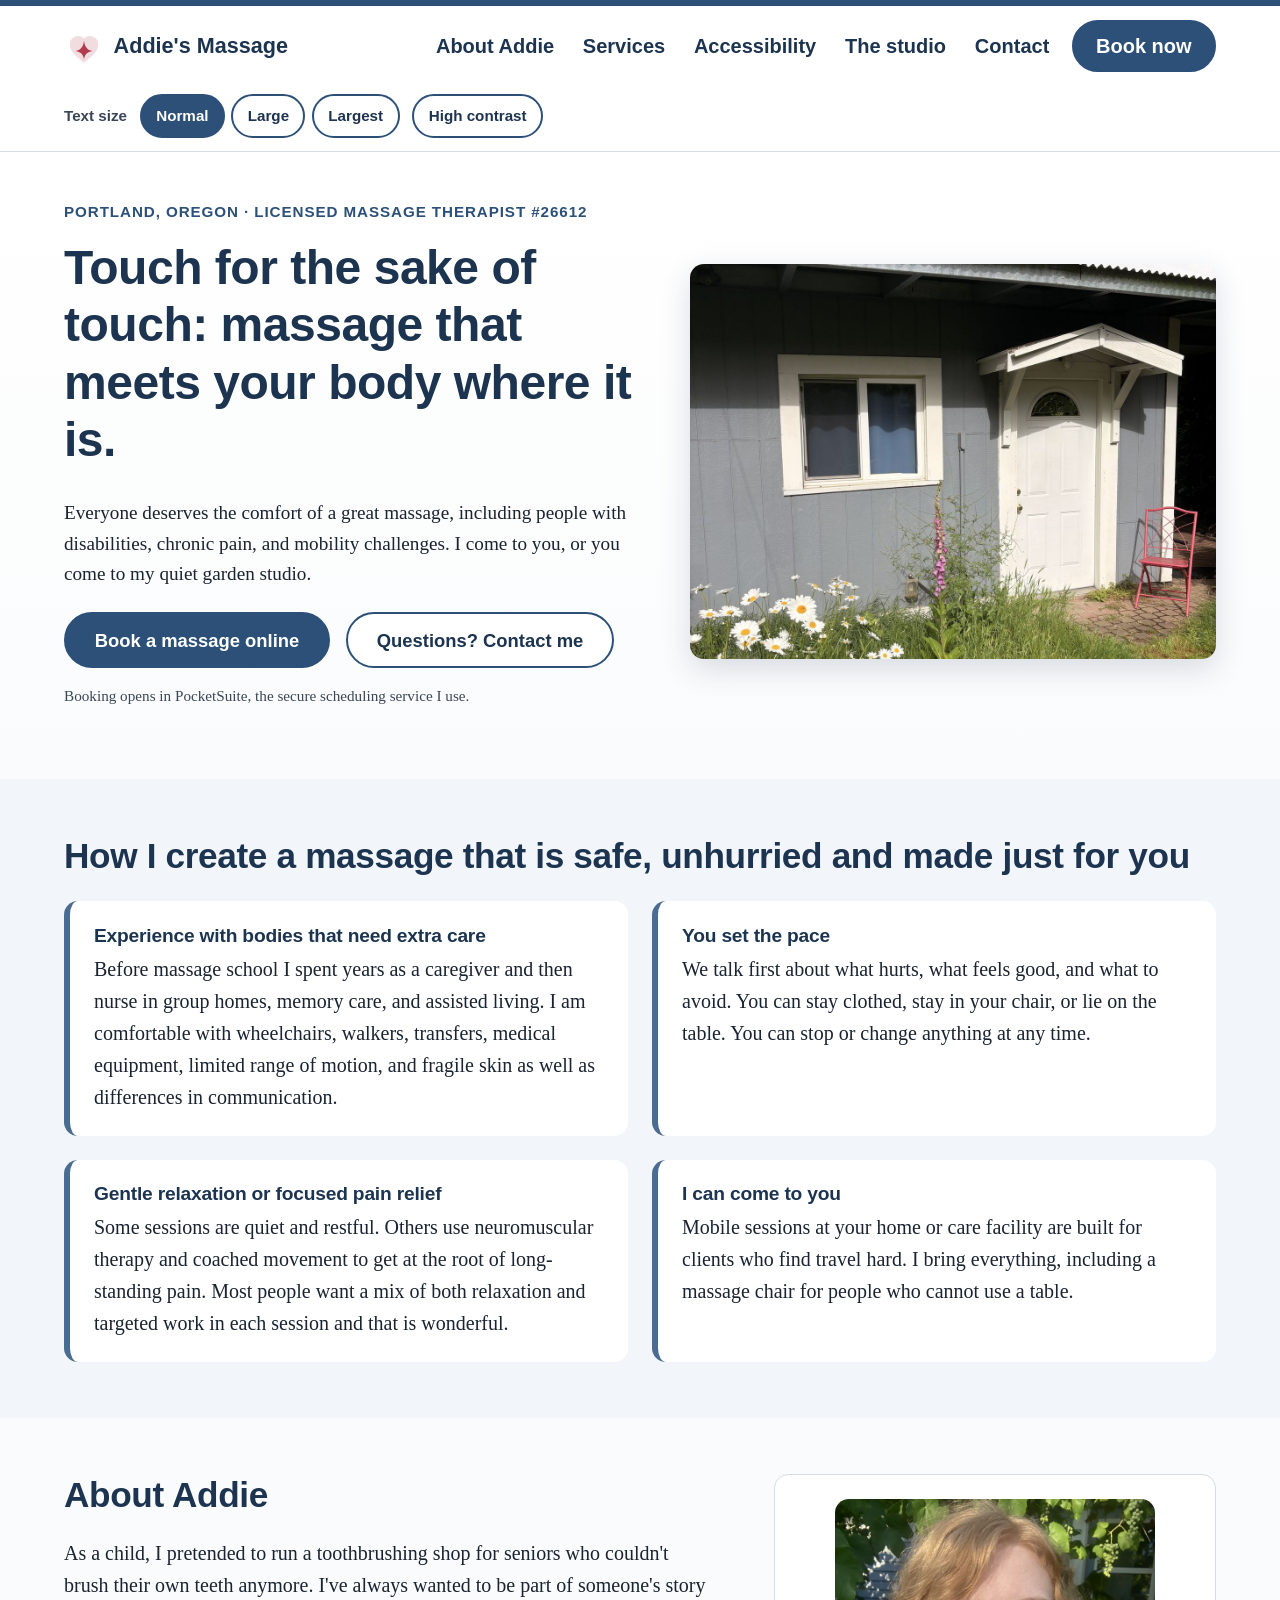
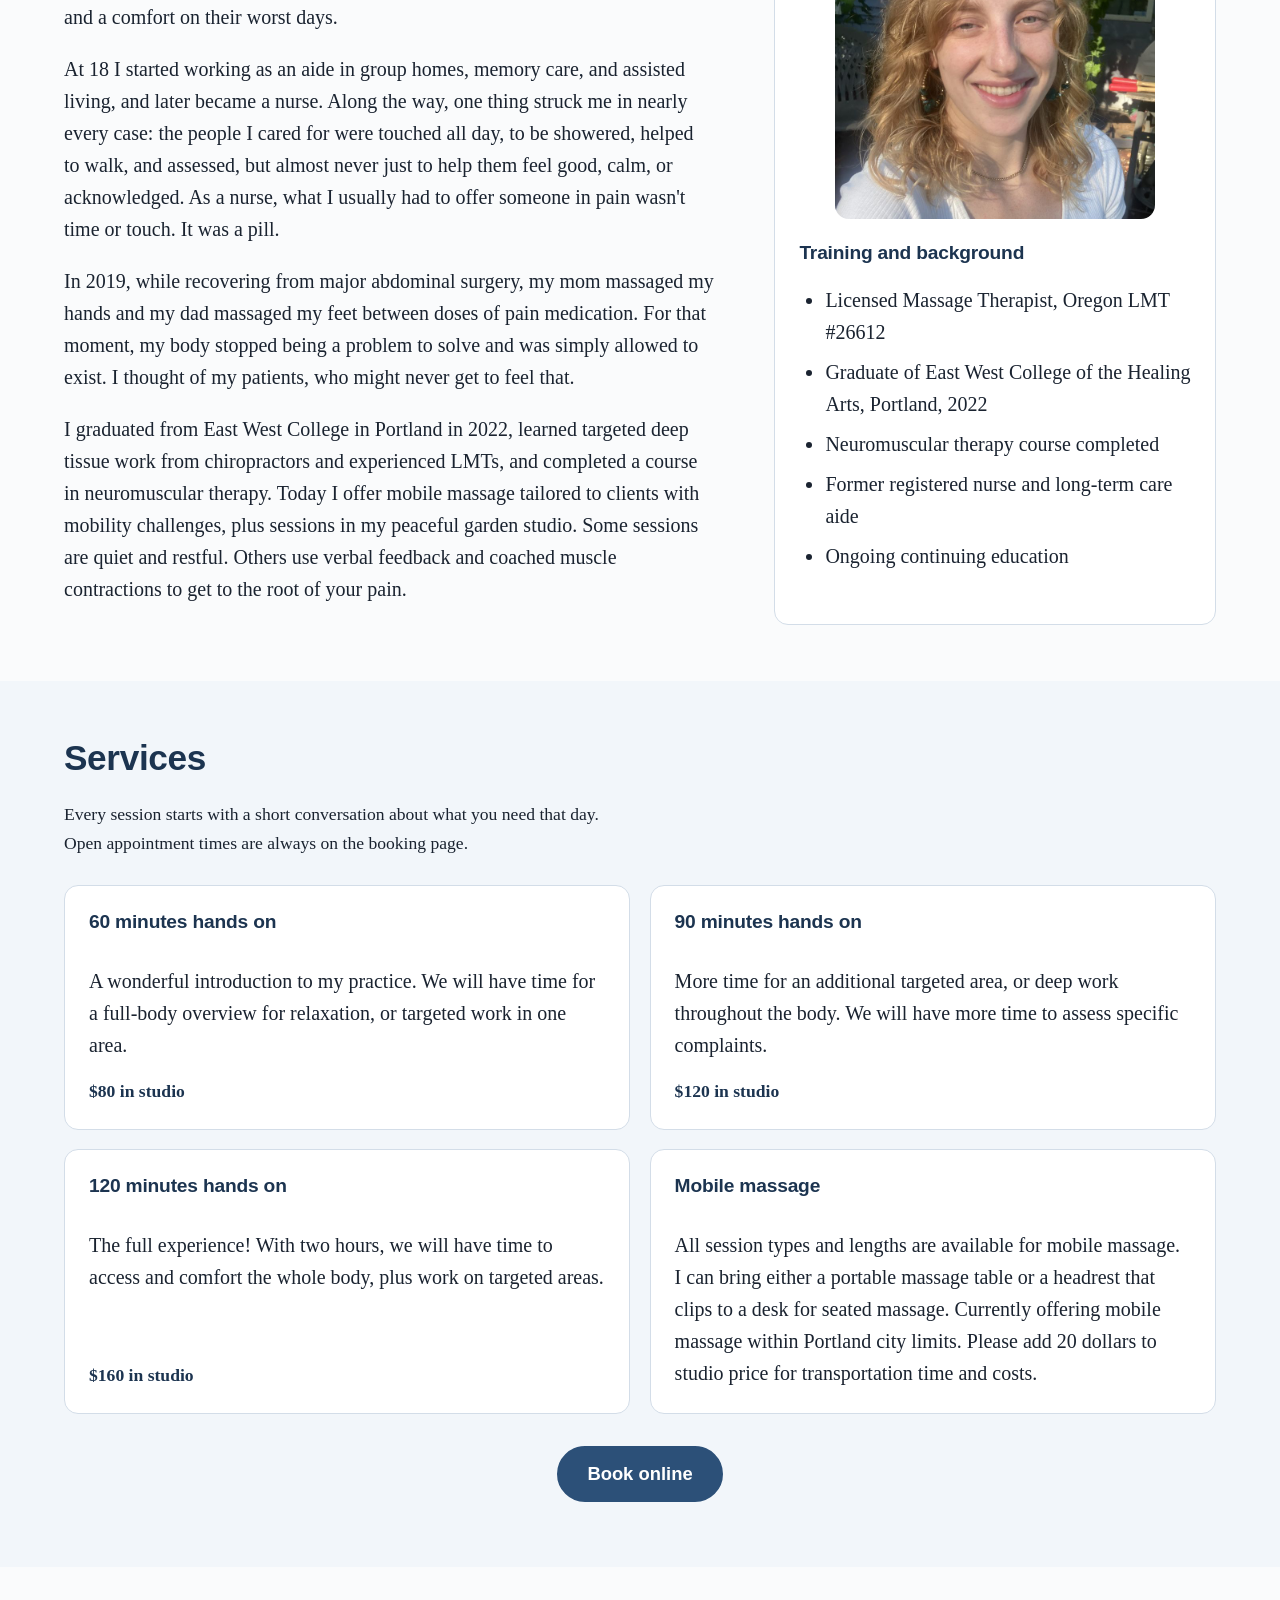
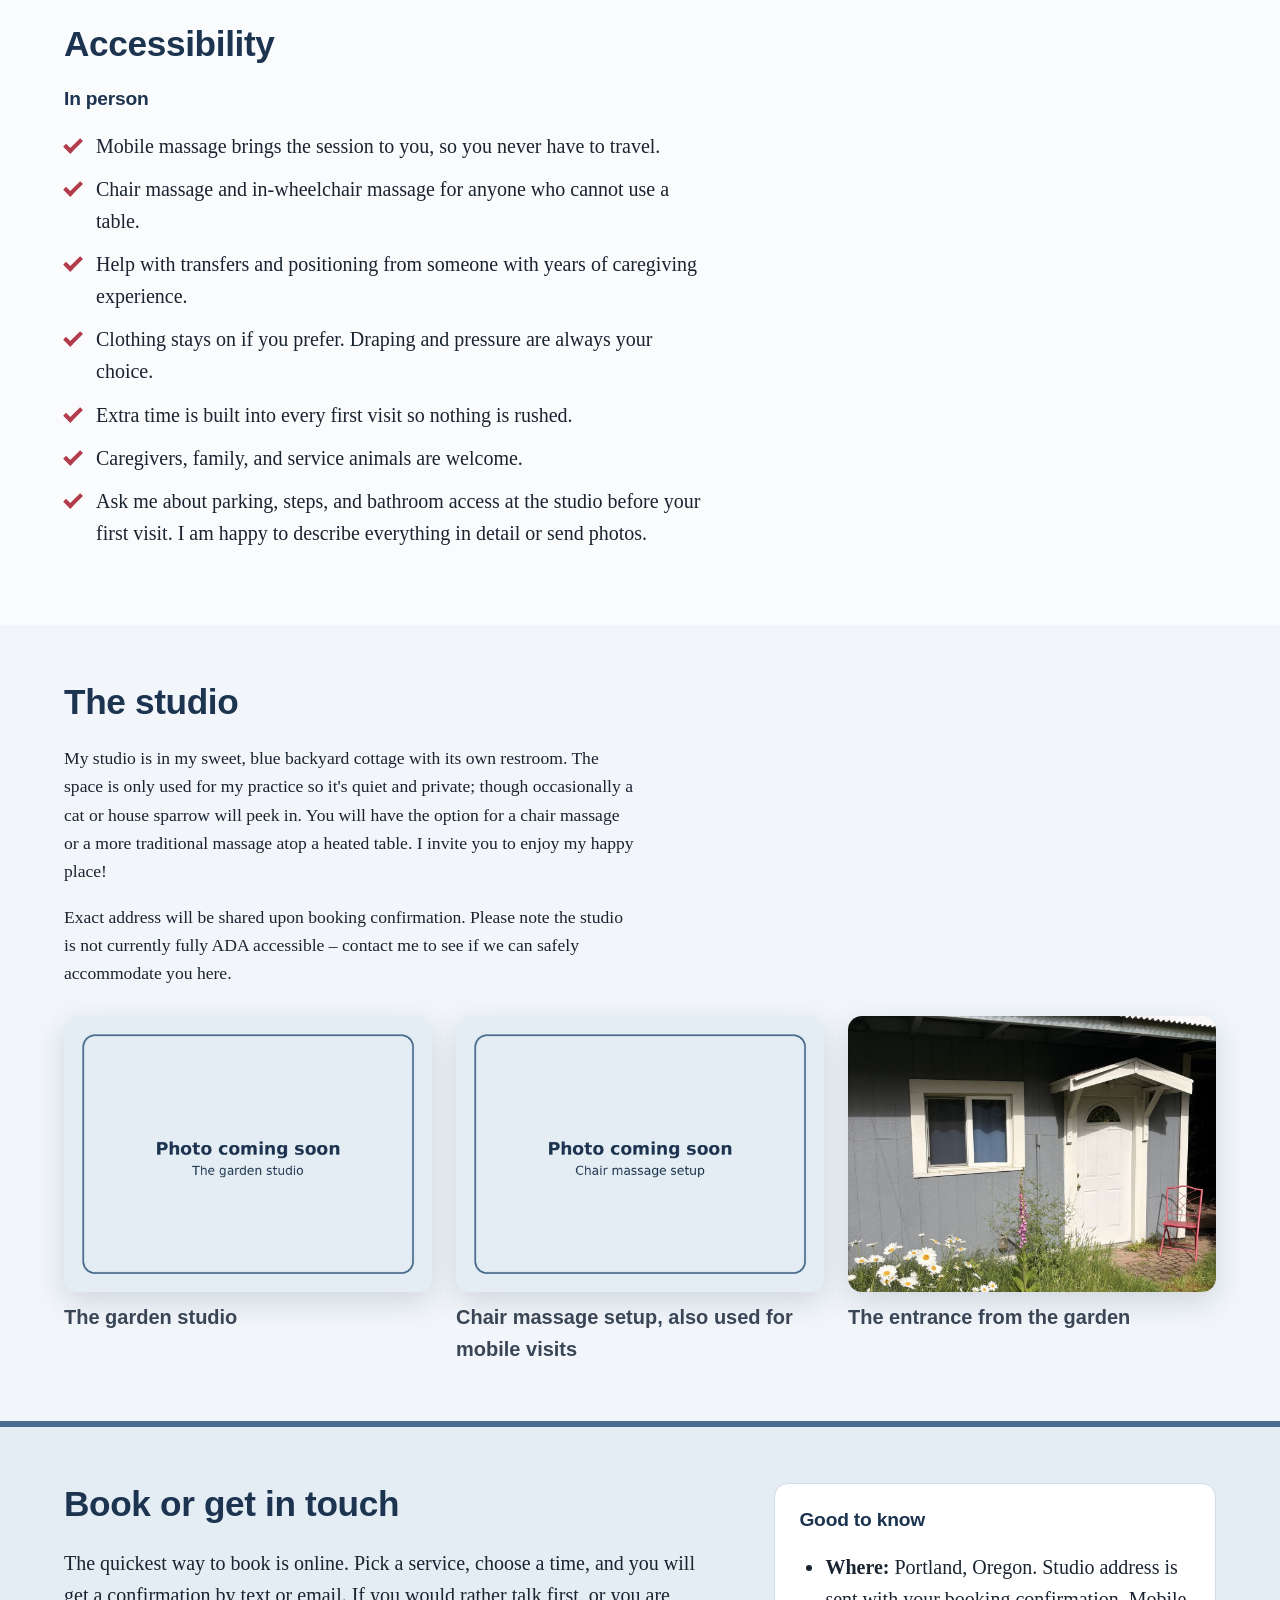
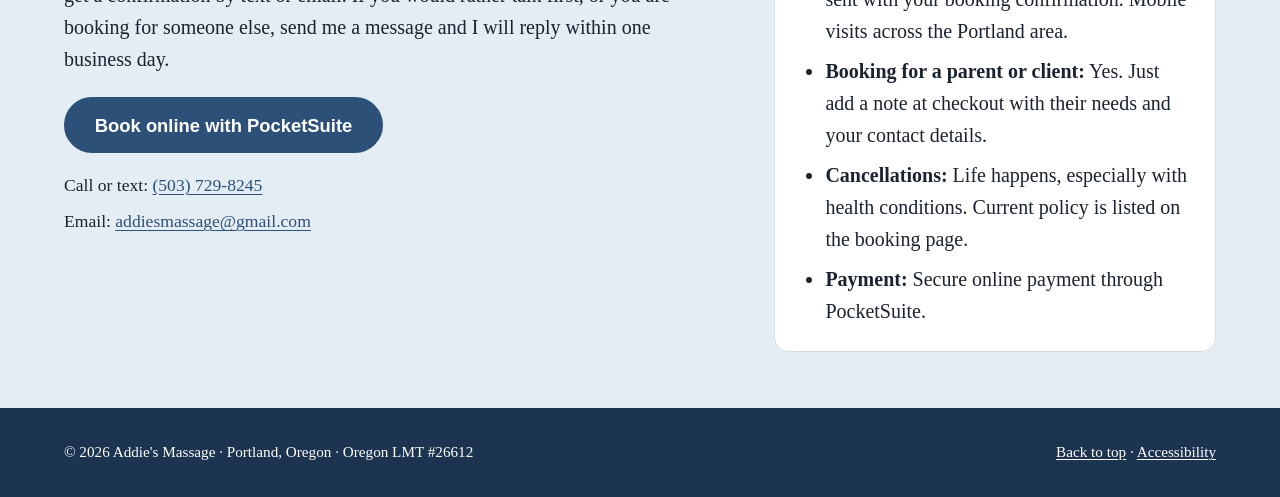
<file: index.html>
<!DOCTYPE html>
<html lang="en">
<head>
  <meta charset="utf-8">
  <meta name="viewport" content="width=device-width, initial-scale=1">
  <title>Addie's Massage | Gentle, skilled massage in Portland for every body</title>
  <meta name="description" content="Licensed massage therapist offering relaxation and pain-relief massage in a quiet Portland garden studio, plus mobile massage for clients with mobility challenges. Online booking through PocketSuite.">
  <meta name="theme-color" content="#2c5078">
  <link rel="icon" href="favicon.svg" type="image/svg+xml">
  <link rel="canonical" href="https://www.addiesmassage.com/">
  <meta property="og:title" content="Addie's Massage">
  <meta property="og:description" content="Touch for the sake of touch: massage that meets your body where it is. Portland, Oregon.">
  <meta property="og:type" content="website">
  <meta property="og:url" content="https://www.addiesmassage.com/">
  <meta property="og:image" content="https://www.addiesmassage.com/images/front.jpg">
  <link rel="stylesheet" href="styles.css">
  <script>
    /* Apply saved text-size and contrast settings before first paint so the page does not flash. */
    (function () {
      try {
        var size = localStorage.getItem('am-text-size');
        var contrast = localStorage.getItem('am-contrast');
        if (size === 'large' || size === 'xlarge') document.documentElement.classList.add('text-' + size);
        if (contrast === 'high') document.documentElement.classList.add('high-contrast');
      } catch (e) {}
    })();
  </script>
  <script type="application/ld+json">
  {
    "@context": "https://schema.org",
    "@type": "HealthAndBeautyBusiness",
    "name": "Addie's Massage",
    "identifier": "Oregon LMT #26612",
    "telephone": "+1-503-729-8245",
    "email": "addiesmassage@gmail.com",
    "description": "Relaxation and pain-relief massage in a quiet Portland garden studio, plus mobile massage for clients with mobility challenges.",
    "url": "https://www.addiesmassage.com/",
    "areaServed": "Portland, Oregon",
    "address": { "@type": "PostalAddress", "addressLocality": "Portland", "addressRegion": "OR", "addressCountry": "US" }
  }
  </script>
</head>
<body>
  <a class="skip-link" href="#main">Skip to main content</a>

  <header class="site-header">
    <div class="wrap header-row">
      <a class="brand" href="#top" aria-label="Addie's Massage, home">
        <svg class="brand-mark" aria-hidden="true" focusable="false" viewBox="0 0 48 48" width="40" height="40"><path d="M24 44c-9-7-17-13-17-22a10 10 0 0 1 17-7 10 10 0 0 1 17 7c0 9-8 15-17 22z" fill="currentColor" opacity=".18"/><path d="M14 30c6-1 9-5 10-12 1 7 4 11 10 12-6 1-9 4-10 10-1-6-4-9-10-10z" fill="currentColor"/></svg>
        <span>Addie's Massage</span>
      </a>
      <nav class="site-nav" aria-label="Main">
        <ul>
          <li><a href="#about">About Addie</a></li>
          <li><a href="#services">Services</a></li>
          <li><a href="#accessibility">Accessibility</a></li>
          <li><a href="#studio">The studio</a></li>
          <li><a href="#contact">Contact</a></li>
          <li><a class="button button-primary nav-book" href="https://pocketsuite.io/book/addies-massage">Book now</a></li>
        </ul>
      </nav>
    </div>
    <div class="wrap display-tools" role="group" aria-label="Display settings">
      <span class="tools-label" id="text-size-label">Text size</span>
      <div class="tool-buttons" role="group" aria-labelledby="text-size-label">
        <button type="button" class="tool-btn" data-text-size="normal" aria-pressed="true">Normal</button>
        <button type="button" class="tool-btn" data-text-size="large" aria-pressed="false">Large</button>
        <button type="button" class="tool-btn" data-text-size="xlarge" aria-pressed="false">Largest</button>
      </div>
      <button type="button" class="tool-btn" id="contrast-toggle" aria-pressed="false">High contrast</button>
      <noscript><span class="tools-note">Use your browser's zoom (Ctrl or Cmd and +) to make the text bigger.</span></noscript>
    </div>
  </header>

  <main id="main" tabindex="-1">
    <section class="hero" id="top" aria-labelledby="hero-heading">
      <div class="wrap hero-grid">
        <div class="hero-text">
          <p class="eyebrow">Portland, Oregon · Licensed massage therapist #26612</p>
          <h1 id="hero-heading">Touch for the sake of touch: massage that meets your body where it is.</h1>
          <p class="lead">Everyone deserves the comfort of a great massage, including people with disabilities, chronic pain, and mobility challenges. I come to you, or you come to my quiet garden studio.</p>
          <div class="cta-row">
            <a class="button button-primary button-large" href="https://pocketsuite.io/book/addies-massage">Book a massage online</a>
            <a class="button button-secondary button-large" href="#contact">Questions? Contact me</a>
          </div>
          <p class="hero-note">Booking opens in PocketSuite, the secure scheduling service I use.</p>
        </div>
        <figure class="hero-figure">
          <img src="images/front.jpg" width="1200" height="900" alt="The entrance to Addie's garden studio: a white door under a small peaked awning on slate-blue siding, with daisies and a red chair outside." fetchpriority="high">
        </figure>
      </div>
    </section>

    <section class="band band-soft" id="why" aria-labelledby="why-heading">
      <div class="wrap">
        <h2 id="why-heading">How I create a massage that is safe, unhurried and made just for you</h2>
        <ul class="feature-list">
          <li>
            <h3>Experience with bodies that need extra care</h3>
            <p>Before massage school I spent years as a caregiver and then nurse in group homes, memory care, and assisted living. I am comfortable with wheelchairs, walkers, transfers, medical equipment, limited range of motion, and fragile skin as well as differences in communication.</p>
          </li>
          <li>
            <h3>You set the pace</h3>
            <p>We talk first about what hurts, what feels good, and what to avoid. You can stay clothed, stay in your chair, or lie on the table. You can stop or change anything at any time.</p>
          </li>
          <li>
            <h3>Gentle relaxation or focused pain relief</h3>
            <p>Some sessions are quiet and restful. Others use neuromuscular therapy and coached movement to get at the root of long-standing pain. Most people want a mix of both relaxation and targeted work in each session and that is wonderful.</p>
          </li>
          <li>
            <h3>I can come to you</h3>
            <p>Mobile sessions at your home or care facility are built for clients who find travel hard. I bring everything, including a massage chair for people who cannot use a table.</p>
          </li>
        </ul>
      </div>
    </section>

    <section class="band" id="about" aria-labelledby="about-heading">
      <div class="wrap two-col">
        <div>
          <h2 id="about-heading">About Addie</h2>
          <p>As a child, I pretended to run a toothbrushing shop for seniors who couldn't brush their own teeth anymore. I've always wanted to be part of someone's story and a comfort on their worst days.</p>
          <p>At 18 I started working as an aide in group homes, memory care, and assisted living, and later became a nurse. Along the way, one thing struck me in nearly every case: the people I cared for were touched all day, to be showered, helped to walk, and assessed, but almost never just to help them feel good, calm, or acknowledged. As a nurse, what I usually had to offer someone in pain wasn't time or touch. It was a pill.</p>
          <p>In 2019, while recovering from major abdominal surgery, my mom massaged my hands and my dad massaged my feet between doses of pain medication. For that moment, my body stopped being a problem to solve and was simply allowed to exist. I thought of my patients, who might never get to feel that.</p>
          <p>I graduated from East West College in Portland in 2022, learned targeted deep tissue work from chiropractors and experienced LMTs, and completed a course in neuromuscular therapy. Today I offer mobile massage tailored to clients with mobility challenges, plus sessions in my peaceful garden studio. Some sessions are quiet and restful. Others use verbal feedback and coached muscle contractions to get to the root of your pain.</p>
        </div>
        <aside class="card credentials" aria-labelledby="cred-heading">
          <img class="headshot" src="images/addie.jpg" width="800" height="800" alt="Addie, smiling outdoors in a white top, with wavy strawberry-blonde hair and green grape leaves behind her." loading="lazy">
          <h3 id="cred-heading">Training and background</h3>
          <ul>
            <li>Licensed Massage Therapist, Oregon LMT #26612</li>
            <li>Graduate of East West College of the Healing Arts, Portland, 2022</li>
            <li>Neuromuscular therapy course completed</li>
            <li>Former registered nurse and long-term care aide</li>
            <li>Ongoing continuing education</li>
          </ul>
        </aside>
      </div>
    </section>

    <section class="band band-soft" id="services" aria-labelledby="services-heading">
      <div class="wrap">
        <h2 id="services-heading">Services</h2>
        <p class="section-intro">Every session starts with a short conversation about what you need that day. Open appointment times are always on the booking page.</p>
        <div class="card-grid card-grid-four">
          <article class="card service-card">
            <h3>60 minutes hands on</h3>
            <p>A wonderful introduction to my practice. We will have time for a full-body overview for relaxation, or targeted work in one area.</p>
            <p class="price"><strong>$80 in studio</strong></p>
          </article>
          <article class="card service-card">
            <h3>90 minutes hands on</h3>
            <p>More time for an additional targeted area, or deep work throughout the body. We will have more time to assess specific complaints.</p>
            <p class="price"><strong>$120 in studio</strong></p>
          </article>
          <article class="card service-card">
            <h3>120 minutes hands on</h3>
            <p>The full experience! With two hours, we will have time to access and comfort the whole body, plus work on targeted areas.</p>
            <p class="price"><strong>$160 in studio</strong></p>
          </article>
          <article class="card service-card">
            <h3>Mobile massage</h3>
            <p>All session types and lengths are available for mobile massage. I can bring either a portable massage table or a headrest that clips to a desk for seated massage. Currently offering mobile massage within Portland city limits. Please add 20 dollars to studio price for transportation time and costs.</p>
          </article>
        </div>
        <div class="cta-row center">
          <a class="button button-primary button-large" href="https://pocketsuite.io/book/addies-massage">Book online</a>
        </div>
      </div>
    </section>

    <section class="band" id="accessibility" aria-labelledby="access-heading">
      <div class="wrap">
        <h2 id="access-heading">Accessibility</h2>
        <h3>In person</h3>
        <ul class="check-list">
          <li>Mobile massage brings the session to you, so you never have to travel.</li>
          <li>Chair massage and in-wheelchair massage for anyone who cannot use a table.</li>
          <li>Help with transfers and positioning from someone with years of caregiving experience.</li>
          <li>Clothing stays on if you prefer. Draping and pressure are always your choice.</li>
          <li>Extra time is built into every first visit so nothing is rushed.</li>
          <li>Caregivers, family, and service animals are welcome.</li>
          <li>Ask me about parking, steps, and bathroom access at the studio before your first visit. I am happy to describe everything in detail or send photos.</li>
        </ul>
      </div>
    </section>

    <section class="band band-soft" id="studio" aria-labelledby="studio-heading">
      <div class="wrap">
        <h2 id="studio-heading">The studio</h2>
        <div class="section-intro">
          <p>My studio is in my sweet, blue backyard cottage with its own restroom. The space is only used for my practice so it's quiet and private; though occasionally a cat or house sparrow will peek in. You will have the option for a chair massage or a more traditional massage atop a heated table. I invite you to enjoy my happy place!</p>
          <p>Exact address will be shared upon booking confirmation. Please note the studio is not currently fully ADA accessible &ndash; contact me to see if we can safely accommodate you here.</p>
        </div>
        <div class="photo-grid">
          <figure>
            <img src="images/studio.jpg" width="1200" height="900" alt="Inside the garden studio: a heated massage table with soft linens, warm lighting, and plants by the window." loading="lazy">
            <figcaption>The garden studio</figcaption>
          </figure>
          <figure>
            <img src="images/chair.jpg" width="1200" height="900" alt="A padded massage chair set up for a seated, fully clothed session, with a blanket folded on the seat." loading="lazy">
            <figcaption>Chair massage setup, also used for mobile visits</figcaption>
          </figure>
          <figure>
            <img src="images/front.jpg" width="1200" height="900" alt="The studio entrance: a white door under a small peaked awning on a gray garden studio, with daisies, a pink foxglove, and a red chair on the brick path." loading="lazy">
            <figcaption>The entrance from the garden</figcaption>
          </figure>
        </div>
      </div>
    </section>

    <section class="band band-contact" id="contact" aria-labelledby="contact-heading">
      <div class="wrap two-col">
        <div>
          <h2 id="contact-heading">Book or get in touch</h2>
          <p>The quickest way to book is online. Pick a service, choose a time, and you will get a confirmation by text or email. If you would rather talk first, or you are booking for someone else, send me a message and I will reply within one business day.</p>
          <div class="cta-row">
            <a class="button button-primary button-large" href="https://pocketsuite.io/book/addies-massage">Book online with PocketSuite</a>
          </div>
          <ul class="contact-list">
            <li>Call or text: <a href="tel:+15037298245">(503) 729-8245</a></li>
            <li>Email: <a href="mailto:addiesmassage@gmail.com">addiesmassage@gmail.com</a></li>
          </ul>
        </div>
        <div class="card">
          <h3>Good to know</h3>
          <ul>
            <li><strong>Where:</strong> Portland, Oregon. Studio address is sent with your booking confirmation. Mobile visits across the Portland area.</li>
            <li><strong>Booking for a parent or client:</strong> Yes. Just add a note at checkout with their needs and your contact details.</li>
            <li><strong>Cancellations:</strong> Life happens, especially with health conditions. Current policy is listed on the booking page.</li>
            <li><strong>Payment:</strong> Secure online payment through PocketSuite.</li>
          </ul>
        </div>
      </div>
    </section>
  </main>

  <footer class="site-footer">
    <div class="wrap footer-row">
      <p>&copy; <span id="year">2026</span> Addie's Massage · Portland, Oregon · Oregon LMT #26612</p>
      <p><a href="#top">Back to top</a> · <a href="#accessibility">Accessibility</a></p>
    </div>
  </footer>

  <script src="script.js" defer></script>
</body>
</html>
</file>
<file: styles.css>
/* Addie's Massage: accessible, mobile-first stylesheet. No external fonts or scripts. */

:root {
  /* Palette taken from the studio entrance photo: slate-blue siding, white trim, red-coral chair. */
  --blue-900: #1c3450;   /* headings, footer */
  --blue-700: #2c5078;   /* links, primary buttons */
  --blue-600: #4a6c90;   /* decorative borders and marks */
  --blue-100: #e4ecf4;   /* soft section background, like the siding in shade */
  --blue-50:  #f2f6fa;
  --trim: #ffffff;       /* white trim */
  --page: #fafbfc;       /* page background */
  --ink: #1a2330;
  --ink-soft: #3a4656;
  --coral: #b23b4c;      /* the red chair: small accents only */
  --line: #d3dde8;
  --white: #ffffff;
  --focus: #c2410c;
  --radius: 14px;
  --maxw: 72rem;
  --step: 1.25rem; /* 20px base: comfortable for older eyes */
}

html { font-size: 100%; scroll-behavior: smooth; }
html.text-large { font-size: 118%; }
html.text-xlarge { font-size: 140%; }
@media (prefers-reduced-motion: reduce) { html { scroll-behavior: auto; } }

*, *::before, *::after { box-sizing: border-box; }

body {
  margin: 0;
  font-family: Georgia, "Iowan Old Style", "Palatino Linotype", "Book Antiqua", serif;
  font-size: var(--step);
  line-height: 1.6;
  color: var(--ink);
  background: var(--page);
  -webkit-text-size-adjust: 100%;
}

h1, h2, h3, .brand, .button, .site-nav, .display-tools, .eyebrow, figcaption {
  font-family: "Segoe UI", -apple-system, BlinkMacSystemFont, Roboto, "Helvetica Neue", Arial, sans-serif;
}

h1, h2, h3 { line-height: 1.2; color: var(--blue-900); margin: 0 0 .6em; letter-spacing: -.01em; }
h1 { font-size: clamp(2rem, 1.3rem + 2.4vw, 3rem); font-weight: 700; }
h2 { font-size: clamp(1.6rem, 1.2rem + 1.4vw, 2.2rem); font-weight: 700; }
h3 { font-size: 1.2rem; font-weight: 700; }
p, li { max-width: 65ch; }
ul { padding-left: 1.3em; }

a { color: var(--blue-700); text-decoration: underline; text-decoration-thickness: .08em; text-underline-offset: .15em; }
a:hover { color: var(--blue-900); text-decoration-thickness: .15em; }

/* Visible focus for keyboard and switch users (WCAG 2.4.7, 2.4.11) */
:focus-visible { outline: 4px solid var(--focus); outline-offset: 3px; border-radius: 4px; }
.button:focus-visible, .tool-btn:focus-visible { outline-offset: 4px; }

.wrap { width: min(100% - 2.5rem, var(--maxw)); margin-inline: auto; }

/* Skip link */
.skip-link {
  position: absolute; left: 1rem; top: -4rem;
  background: var(--blue-900); color: var(--white);
  padding: .8rem 1.2rem; border-radius: 0 0 var(--radius) var(--radius);
  font-weight: 700; z-index: 100; transition: top .15s;
}
.skip-link:focus { top: 0; }

/* Header */
.site-header { background: var(--white); border-top: 6px solid var(--blue-700); border-bottom: 1px solid var(--line); }
.header-row { display: flex; flex-wrap: wrap; align-items: center; justify-content: space-between; gap: .8rem 1.5rem; padding: .9rem 0; }
.brand { display: inline-flex; align-items: center; gap: .6rem; font-weight: 700; font-size: 1.35rem; color: var(--blue-900); text-decoration: none; min-height: 48px; }
.brand-mark { color: var(--coral); flex: none; }
.site-nav ul { list-style: none; margin: 0; padding: 0; display: flex; flex-wrap: wrap; gap: .25rem .4rem; align-items: center; }
.site-nav a:not(.button) { display: inline-flex; align-items: center; min-height: 48px; padding: .4rem .7rem; text-decoration: none; font-weight: 600; color: var(--blue-900); border-radius: 8px; }
.site-nav a:not(.button):hover { background: var(--blue-100); text-decoration: underline; }
.nav-book { margin-left: .3rem; }

/* Display tools (text size, contrast) */
.display-tools { display: flex; flex-wrap: wrap; align-items: center; gap: .5rem .8rem; padding: .5rem 0 .8rem; font-size: .95rem; }
.tools-label { font-weight: 600; color: var(--ink-soft); }
.tool-buttons { display: inline-flex; flex-wrap: wrap; gap: .4rem; }
.tool-btn {
  font: inherit; font-weight: 600; cursor: pointer;
  min-height: 44px; min-width: 44px; padding: .4rem .9rem;
  color: var(--blue-900); background: var(--white);
  border: 2px solid var(--blue-700); border-radius: 999px;
}
.tool-btn:hover { background: var(--blue-100); }
.tool-btn[aria-pressed="true"] { background: var(--blue-700); color: var(--white); }
.tools-note { color: var(--ink-soft); }

/* Buttons */
.button {
  display: inline-flex; align-items: center; justify-content: center; text-align: center;
  min-height: 48px; padding: .7rem 1.4rem; border-radius: 999px;
  font-weight: 700; text-decoration: none; border: 2px solid transparent; line-height: 1.25;
}
.button-primary { background: var(--blue-700); color: var(--white); border-color: var(--blue-700); }
.button-primary:hover { background: var(--blue-900); border-color: var(--blue-900); color: var(--white); }
.button-secondary { background: var(--white); color: var(--blue-900); border-color: var(--blue-700); }
.button-secondary:hover { background: var(--blue-100); }
.button-large { font-size: 1.15rem; padding: .9rem 1.8rem; min-height: 56px; }
.cta-row { display: flex; flex-wrap: wrap; gap: .8rem 1rem; margin: 1.4rem 0 .6rem; }
.cta-row.center { justify-content: center; margin-top: 2rem; }

/* Hero */
.hero { padding: 3rem 0 3.5rem; background: linear-gradient(180deg, var(--white) 0%, var(--page) 100%); }
.hero-grid { display: grid; gap: 2rem; align-items: center; }
.eyebrow { margin: 0 0 .9rem; font-weight: 600; font-size: .95rem; color: var(--blue-700); text-transform: uppercase; letter-spacing: .06em; }
.lead { font-size: 1.2rem; }
.hero-note { font-size: .95rem; color: var(--ink-soft); }
.hero-figure { margin: 0; }
.hero-figure img, .photo-grid img { width: 100%; height: auto; display: block; border-radius: var(--radius); box-shadow: 0 10px 30px rgba(28, 52, 80, .16); }
@media (min-width: 56rem) { .hero-grid { grid-template-columns: 1.1fr 1fr; gap: 3rem; } }

/* Bands */
.band { padding: 3.5rem 0; }
.band-soft { background: var(--blue-50); }
.band-contact { background: var(--blue-100); border-top: 6px solid var(--blue-600); }
.section-intro { font-size: 1.1rem; margin-bottom: 1.8rem; }
.two-col { display: grid; gap: 2rem; }
@media (min-width: 56rem) { .two-col { grid-template-columns: 3fr 2fr; gap: 3rem; } }

.feature-list { list-style: none; padding: 0; margin: 1.5rem 0 0; display: grid; gap: 1.5rem; }
.feature-list li { background: var(--white); padding: 1.4rem 1.5rem; border-radius: var(--radius); border-left: 6px solid var(--blue-600); }
.feature-list h3 { margin-bottom: .4rem; }
.feature-list p { margin: 0; }
@media (min-width: 44rem) { .feature-list { grid-template-columns: 1fr 1fr; } }

.card { background: var(--white); border-radius: var(--radius); padding: 1.5rem; border: 1px solid var(--line); }
.card h3 { margin-top: 0; }
.headshot { display: block; width: 100%; max-width: 20rem; height: auto; aspect-ratio: 1; object-fit: cover; border-radius: var(--radius); margin: 0 auto 1.4rem; }
html.high-contrast .headshot { border: 2px solid #000; }
.card ul { margin-bottom: 0; }
.card li + li { margin-top: .5rem; }
.card-grid { display: grid; gap: 1.2rem; }
@media (min-width: 44rem) { .card-grid { grid-template-columns: 1fr 1fr; } }
@media (min-width: 66rem) { .card-grid { grid-template-columns: 1fr 1fr 1fr; } }
.card-grid p { margin-bottom: 0; }
@media (min-width: 66rem) { .card-grid.card-grid-four { grid-template-columns: 1fr 1fr; } }
.service-card { display: flex; flex-direction: column; }
.service-card .price { margin-top: auto; padding-top: 1rem; font-size: 1.1rem; color: var(--blue-900); }
.service-card .price strong { font-weight: 700; }

.check-list { list-style: none; padding: 0; }
.check-list li { position: relative; padding-left: 2rem; margin-bottom: .7rem; }
.check-list li::before { content: ""; position: absolute; left: 0; top: .45em; width: 1.1rem; height: .6rem; border-left: 4px solid var(--coral); border-bottom: 4px solid var(--coral); transform: rotate(-45deg); }

.photo-grid { display: grid; gap: 1.5rem; }
.photo-grid figure { margin: 0; }
.photo-grid figcaption { margin-top: .6rem; font-weight: 600; color: var(--ink-soft); }
@media (min-width: 44rem) { .photo-grid { grid-template-columns: repeat(3, 1fr); } }

.contact-list { list-style: none; padding: 0; font-size: 1.1rem; }
.contact-list li { margin-bottom: .5rem; }

/* Footer */
.site-footer { background: var(--blue-900); color: var(--white); padding: 2rem 0; font-size: .95rem; }
.site-footer a { color: var(--white); }
.footer-row { display: flex; flex-wrap: wrap; justify-content: space-between; gap: .5rem 2rem; }
.footer-row p { margin: 0; max-width: none; }

/* High contrast mode: black on white, strong borders, dark CTAs */
html.high-contrast { --page: #fff; --blue-50: #fff; --blue-100: #fff; --white: #fff; --ink: #000; --ink-soft: #000; --blue-900: #000; --blue-700: #00008b; --blue-600: #000; --coral: #000; --line: #000; --focus: #ff00ff; }
html.high-contrast body { background: #fff; color: #000; }
html.high-contrast .band-soft, html.high-contrast .band-contact, html.high-contrast .site-header { border-top: 3px solid #000; border-bottom: 3px solid #000; }
html.high-contrast .card, html.high-contrast .feature-list li { border: 3px solid #000; }
html.high-contrast .button-primary { background: #000; color: #fff; border-color: #000; }
html.high-contrast .button-primary:hover { background: #00008b; border-color: #00008b; }
html.high-contrast .site-footer { background: #000; color: #fff; border-top: 3px solid #000; }
html.high-contrast .site-footer a { color: #fff; }
html.high-contrast a { color: #00008b; }
html.high-contrast .tool-btn[aria-pressed="true"] { background: #000; color: #fff; border-color: #000; }
html.high-contrast img { box-shadow: none; border: 2px solid #000; }

@media (prefers-reduced-motion: reduce) { *, *::before, *::after { transition: none !important; animation: none !important; } }
@media print { .display-tools, .skip-link { display: none; } .button { border: 2px solid #000; color: #000; background: #fff; } }
</file>
